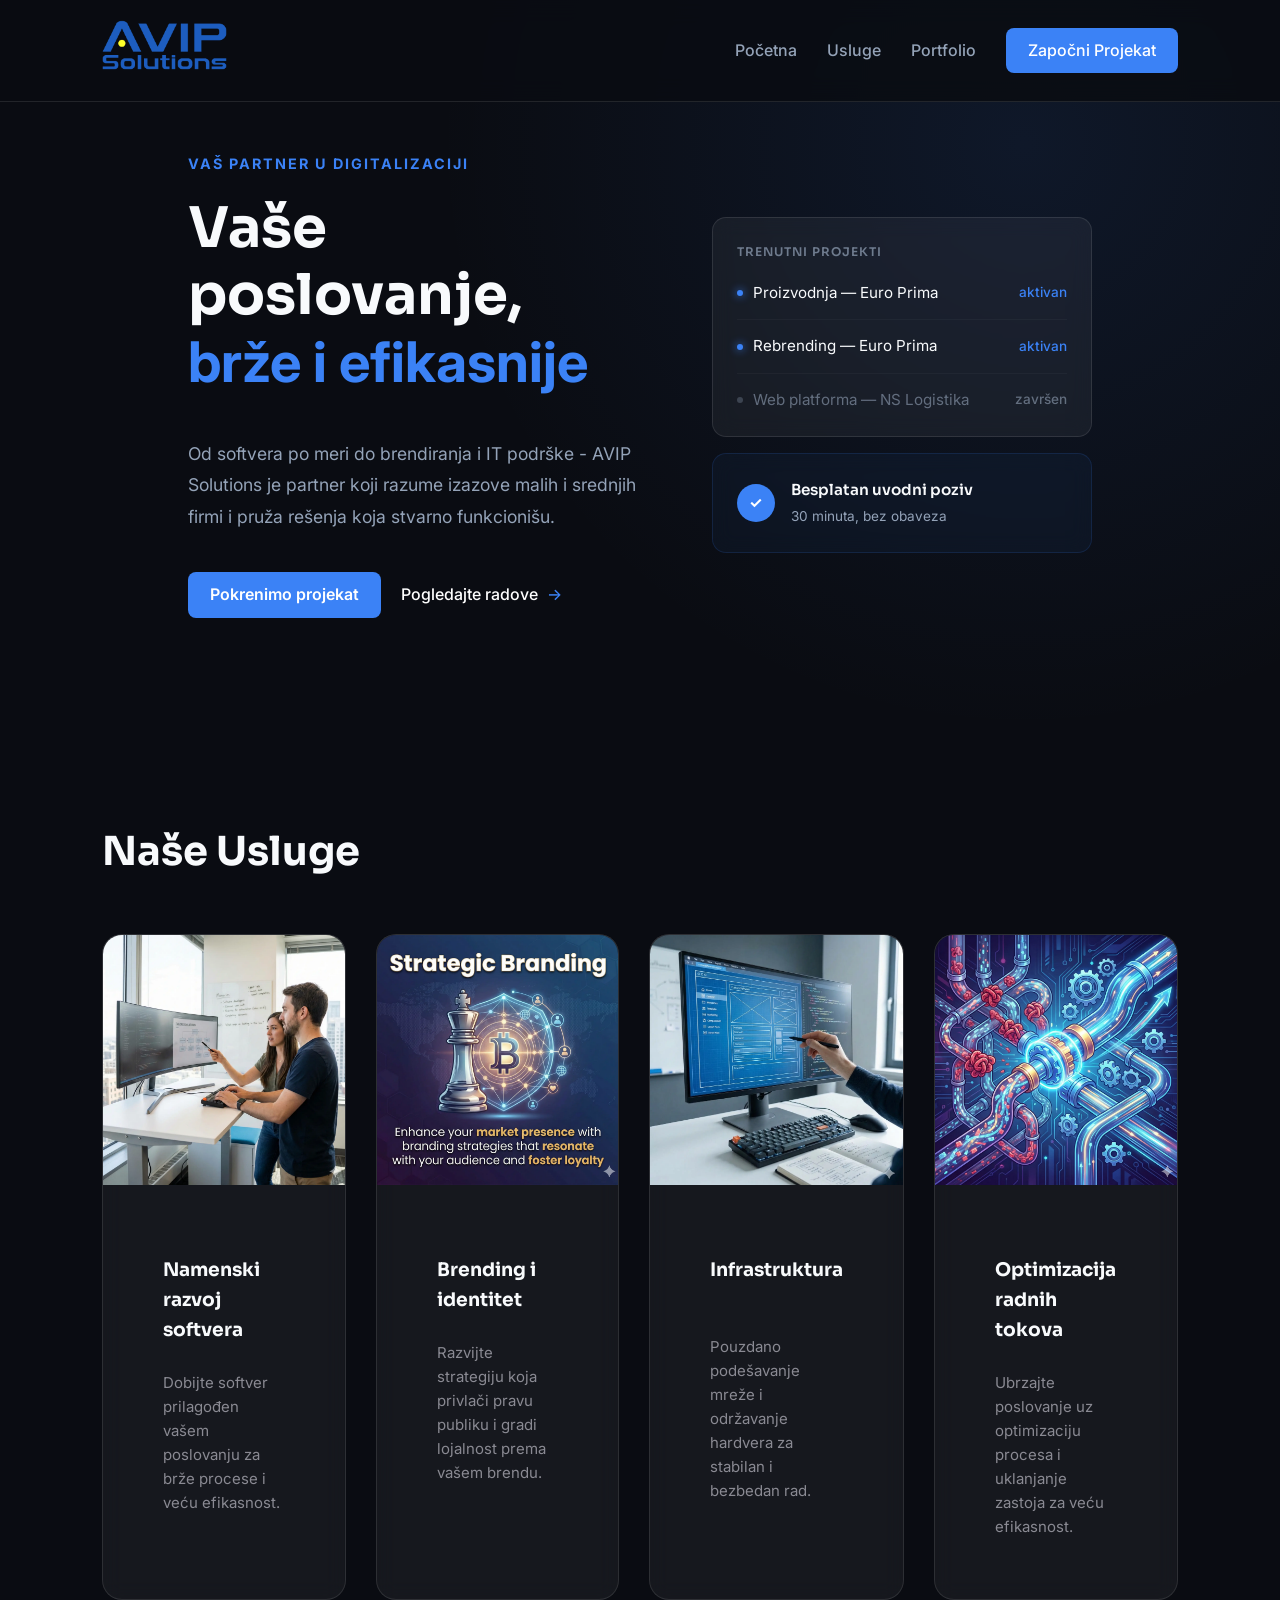
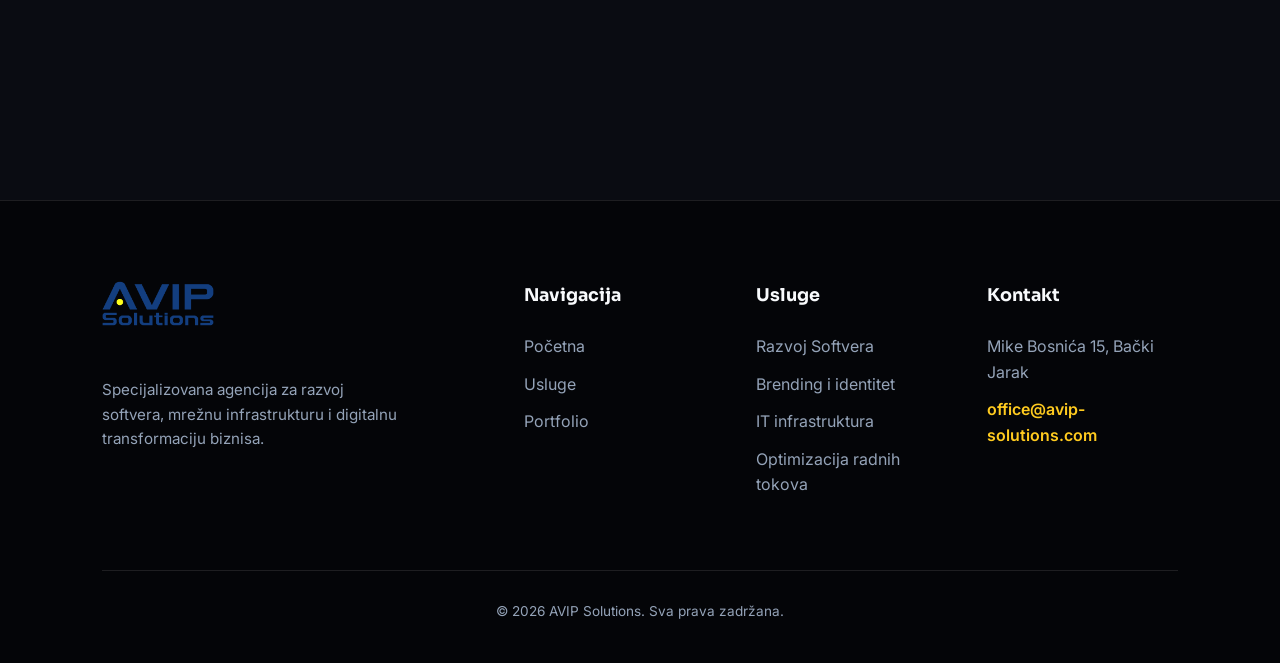
<file: index.html>
<!DOCTYPE html>
<html lang="sr">
<head>
  <meta charset="UTF-8">
  <meta name="viewport" content="width=device-width, initial-scale=1.0">
  <title>Početna | AVIP Solutions</title>
  <link rel="stylesheet" href="css/style.css?v=1.1">
</head>
<body>

<div id="nav-placeholder"></div>

<header class="hero-sekcija">
  <div class="kontejner"> <div class="hero-sadrzaj">
    <span class="nadnaslov">VAŠ PARTNER U DIGITALIZACIJI</span>

    <h1>
      Vaše poslovanje,<br> <span class="plavi-tekst">brže i efikasnije</span>
    </h1>

    <p class="hero-opis">
      Od softvera po meri do brendiranja i IT podrške - AVIP Solutions je partner koji razume izazove malih i srednjih firmi i pruža rešenja koja stvarno funkcionišu.
    </p>

    <div class="hero-akcije">
      <a href="kontakt.html" class="dugme-akcija">Pokrenimo projekat</a>
      <a href="portfolio.html" class="link-sekundarni">Pogledajte radove <span class="strelica">→</span></a>
    </div>
  </div>
    <div class="hero-desno">
      <div class="hero-kartica">
        <h3>TRENUTNI PROJEKTI</h3>
        <ul class="lista-projekata">
          <li>
            <span class="projekat-naziv"><span class="tackica plava-tackica"></span>Proizvodnja &mdash; Euro Prima</span>
            <span class="status aktivan">aktivan</span>
          </li>
          <li>
            <span class="projekat-naziv"><span class="tackica plava-tackica"></span>Rebrending &mdash; Euro Prima</span>
            <span class="status aktivan">aktivan</span>
          </li>
          <li>
            <span class="projekat-naziv tekst-zavrsen"><span class="tackica siva-tackica"></span>Web platforma &mdash; NS Logistika</span>
            <span class="status zavrsen">završen</span>
          </li>
        </ul>
      </div>

      <div class="hero-kartica kartica-poziv">
        <div class="krug-kvacica">&check;</div>
        <div class="poziv-tekst">
          <h4>Besplatan uvodni poziv</h4>
          <p>30 minuta, bez obaveza</p>
        </div>
      </div>
    </div>

  </div> </header>

<section class="sekcija-usluge-pocetna">
  <div class="kontejner">
    <h2 class="usluge-pocetna-naslov">Naše Usluge</h2>

    <div class="usluge-mreza-pocetna">

      <a href="usluge.html" class="portfolio-link">
        <div class="portfolio-kartica">
          <div class="kontejner-slike">
            <img src="img/razvojsoftvera.webp" alt="Namenski razvoj softvera">
          </div>

          <div class="sadrzaj-kartice kartica-usluge">
            <h3>Namenski razvoj softvera</h3>
            <p>Dobijte softver prilagođen vašem poslovanju za brže procese i veću efikasnost.</p>
          </div>

        </div>
      </a>
      <a href="usluge.html" class="portfolio-link">
        <div class="portfolio-kartica">
          <div class="kontejner-slike">
            <img src="img/brending.webp" alt="Brending i identitet">
          </div>
          <div class="sadrzaj-kartice kartica-usluge">
            <h3>Brending i identitet</h3>
            <p>Razvijte strategiju koja privlači pravu publiku i gradi lojalnost prema vašem brendu.</p>
          </div>
        </div>
      </a>

      <a href="usluge.html" class="portfolio-link">
        <div class="portfolio-kartica">
          <div class="kontejner-slike">
            <img src="img/infrastruktura.webp" alt="Infrastruktura">
          </div>
          <div class="sadrzaj-kartice kartica-usluge">
            <h3>Infrastruktura</h3>
            <p>Pouzdano podešavanje mreže i održavanje hardvera za stabilan i bezbedan rad.</p>          </div>
        </div>
      </a>

      <a href="usluge.html" class="portfolio-link">
        <div class="portfolio-kartica">
          <div class="kontejner-slike">
            <img src="img/organizacijart.webp" alt="Optimizacija radnih tokova">
          </div>
          <div class="sadrzaj-kartice kartica-usluge">
            <h3>Optimizacija radnih tokova</h3>
            <p>Ubrzajte poslovanje uz optimizaciju procesa i uklanjanje zastoja za veću efikasnost.</p>
          </div>
        </div>
      </a>
    </div>
  </div>
</section>


<div id="footer-placeholder"></div>

<script src="js/skriptaZaNaviFoot.js?v=1.1"></script>
</body>
</html>
</file>
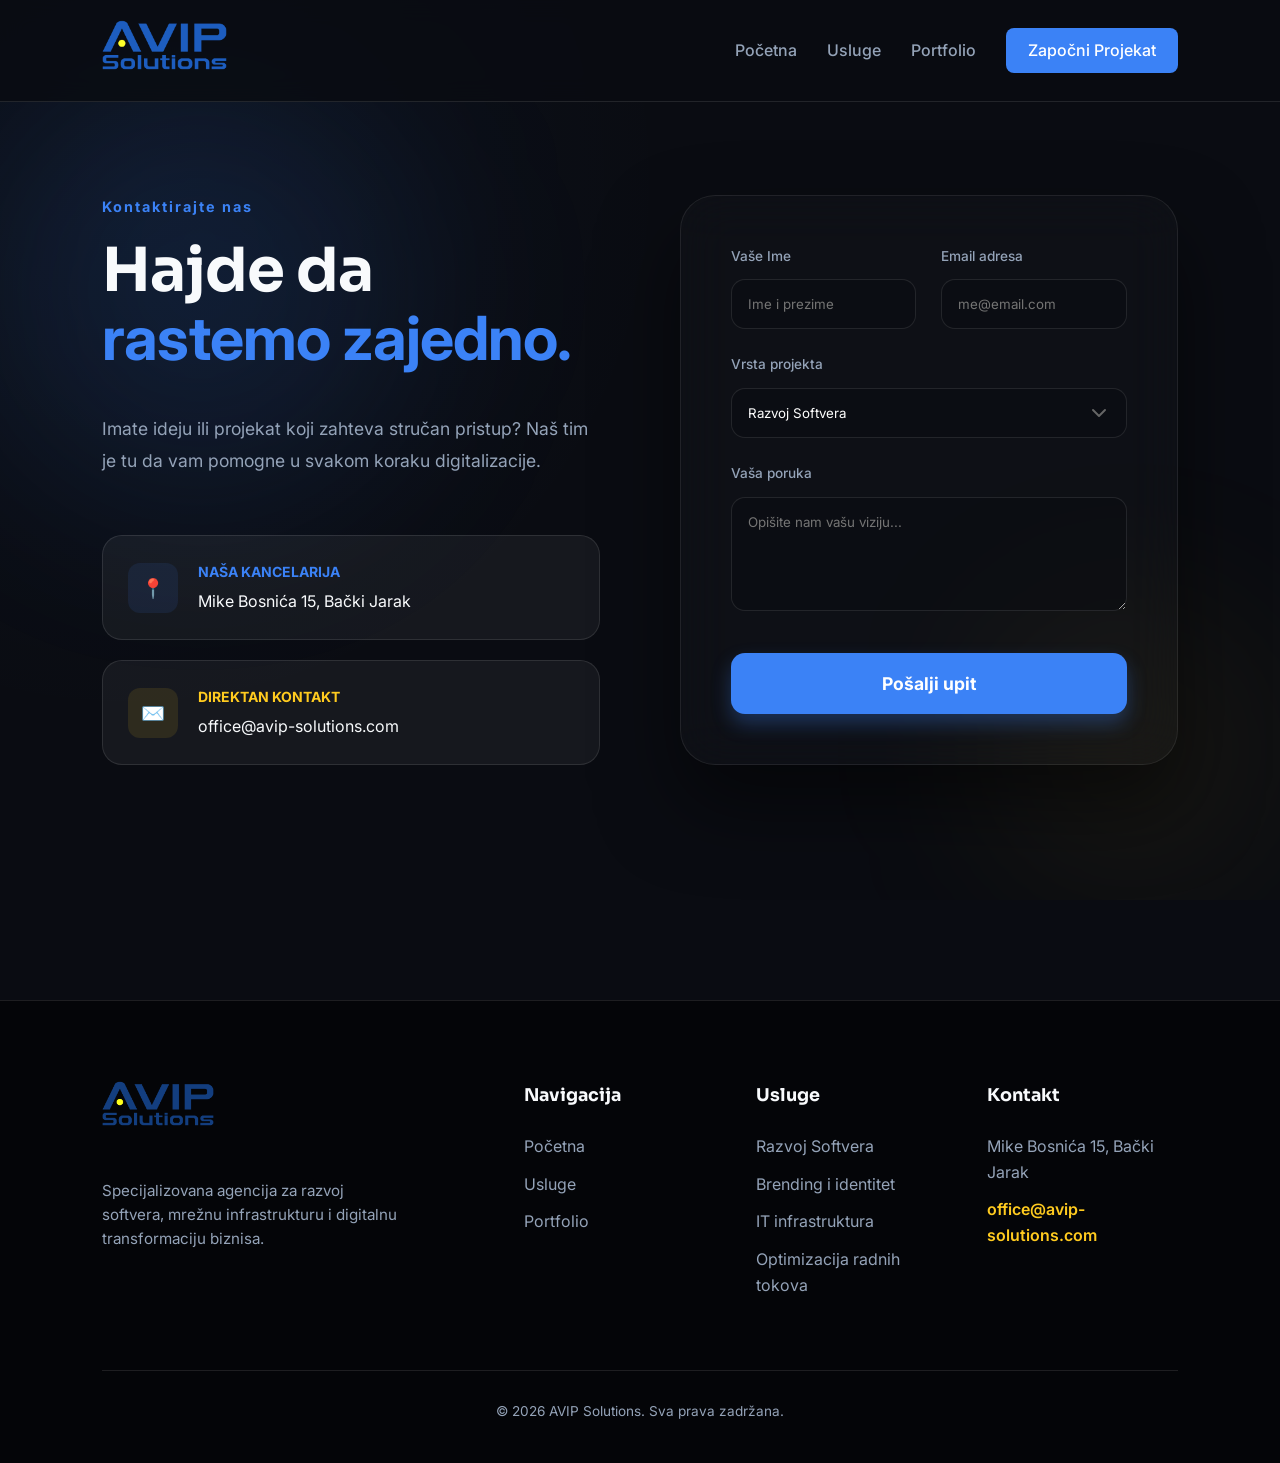
<file: kontakt.html>
<!DOCTYPE html>
<html lang="sr">
<head>
  <meta charset="UTF-8">
  <meta name="viewport" content="width=device-width, initial-scale=1.0">
  <title>Kontakt | AVIP Solutions</title>
  <link rel="stylesheet" href="css/style.css?v=1.1">
</head>
<body class="kontakt-stranica">

<div id="nav-placeholder"></div>

<section class="kontakt-heroj">
  <div class="glow-top-left"></div>
  <div class="glow-bottom-right"></div>

  <div class="kontakt-mreza">

    <div class="kontakt-tekst">
      <div style="flex: 0 0 auto;">
        <span class="nadnaslov">Kontaktirajte nas</span>
        <h1>Hajde da <br><span class="plavi-tekst">rastemo zajedno.</span></h1>
        <p class="hero-opis">
          Imate ideju ili projekat koji zahteva stručan pristup?
          Naš tim je tu da vam pomogne u svakom koraku digitalizacije.
        </p>
      </div>

      <div style="flex: 1 1 auto;"></div>

      <div class="kontakt-kartice-grupa">
        <div class="kontakt-kartica plava-kartica">
          <div class="ikona-okvir">📍</div>
          <div>
           <h3>NAŠA KANCELARIJA</h3>
            <p class="tekst-podatak">Mike Bosnića 15, Bački Jarak</p>
          </div>
        </div>

        <div class="kontakt-kartica zuta-kartica">
          <div class="ikona-okvir">✉️</div>
          <div>
            <h3>DIREKTAN KONTAKT</h3>
            <p class="tekst-podatak">office@avip-solutions.com</p>
          </div>
        </div>
      </div>
    </div>

    <div class="kontakt-forma">
      <form action="https://formspree.io/f/IDkojibude" method="POST">

        <div class="forma-red">
          <div class="polje">
            <label>Vaše Ime</label>
            <input type="text" name="ime" placeholder="Ime i prezime" required minlength="2">
          </div>
          <div class="polje">
            <label>Email adresa</label>
            <input type="email" name="email" placeholder="me@email.com" required>
          </div>
        </div>

        <div class="polje" style="margin-bottom: 25px;">
          <label>Vrsta projekta</label>
          <select name="kategorija" class="selekt-projekta">
            <option value="Razvoj Softvera">Razvoj Softvera</option>
            <option value="Web Dizajn & SEO">Web Dizajn & SEO</option>
            <option value="Brending & Marketing">Brending & Marketing</option>
            <option value="Konsultacije">Konsultacije</option>
            <option value="Ostalo">Ostalo</option>
          </select>
        </div>

        <div class="polje" style="margin-bottom: 35px;">
          <label>Vaša poruka</label>
          <textarea name="poruka" placeholder="Opišite nam vašu viziju..." rows="5" required minlength="10"></textarea>
        </div>

        <input type="text" name="_gotcha" style="display:none">

        <button type="submit" class="forma-dugme">Pošalji upit</button>
      </form>
    </div>

  </div>
</section>

<div id="footer-placeholder"></div>

<script src="js/skriptaZaNaviFoot.js?v=1.1"></script>

</body>
</html>
</file>
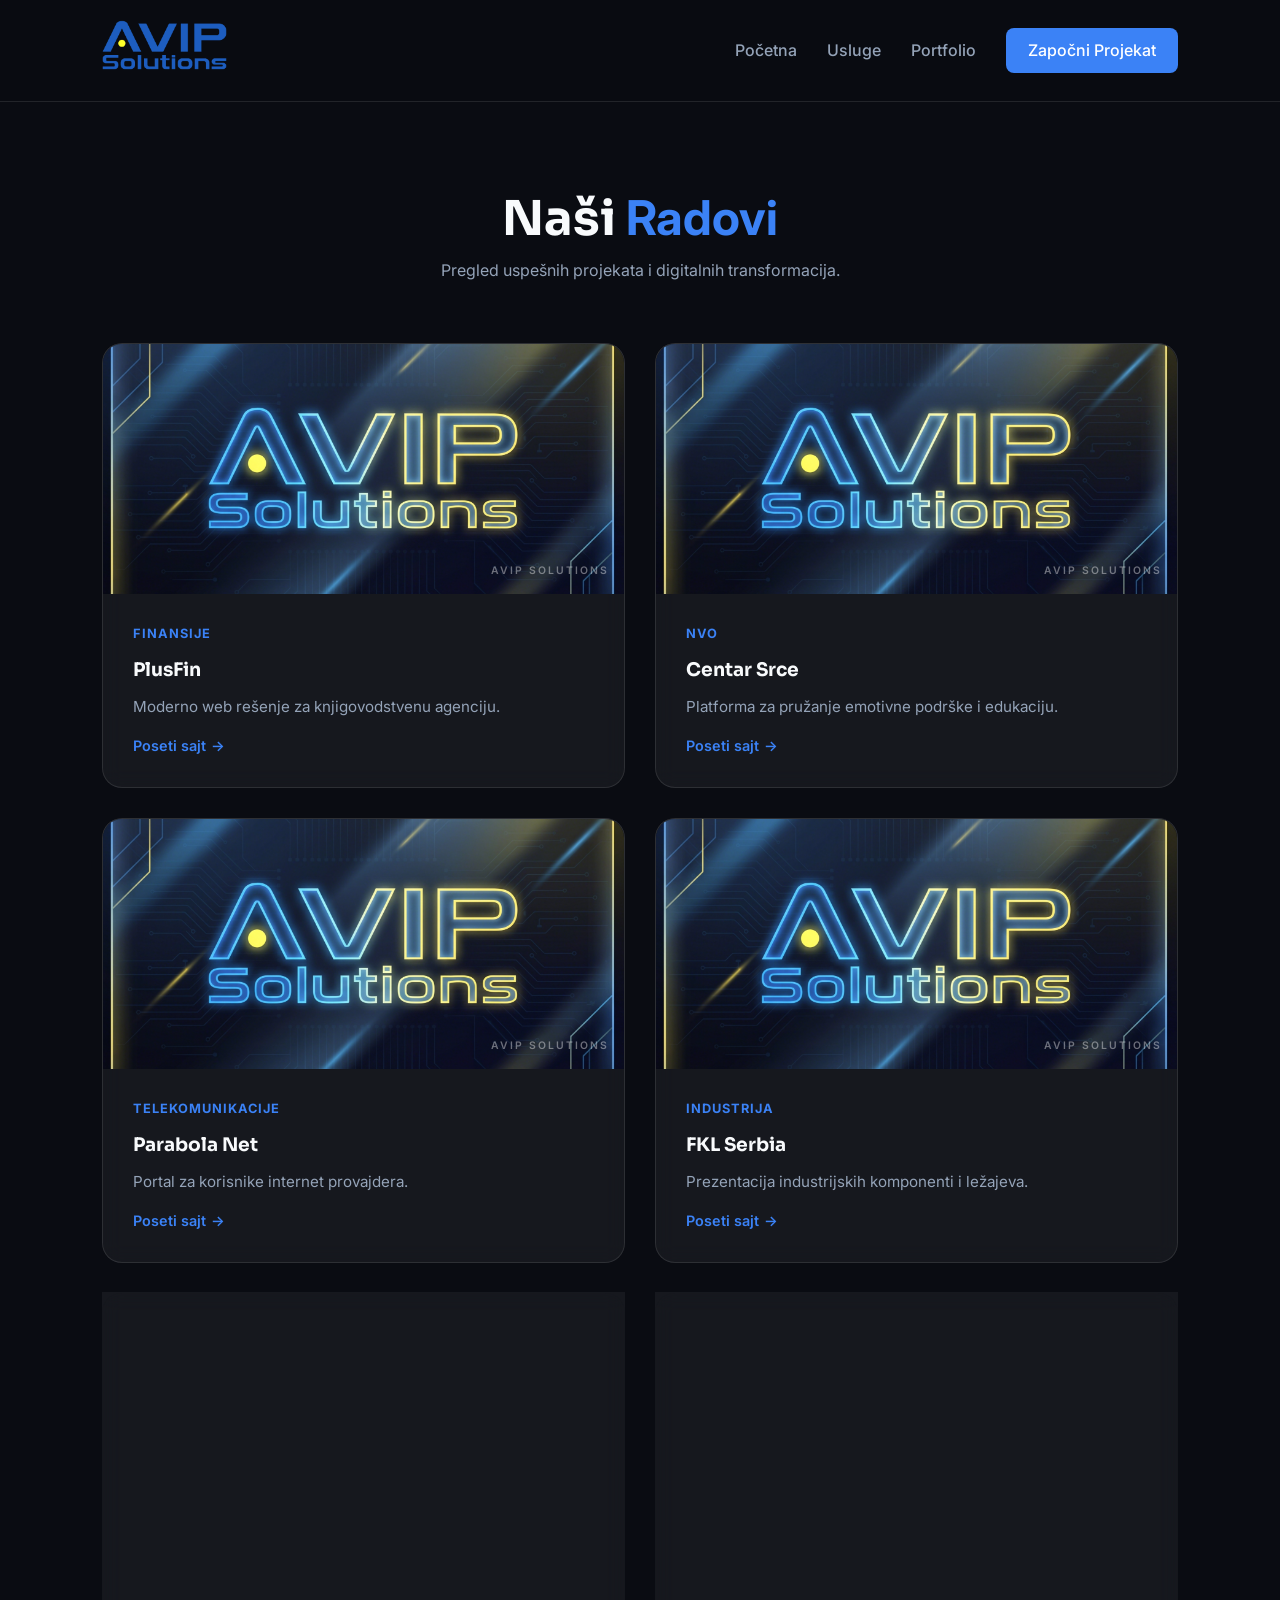
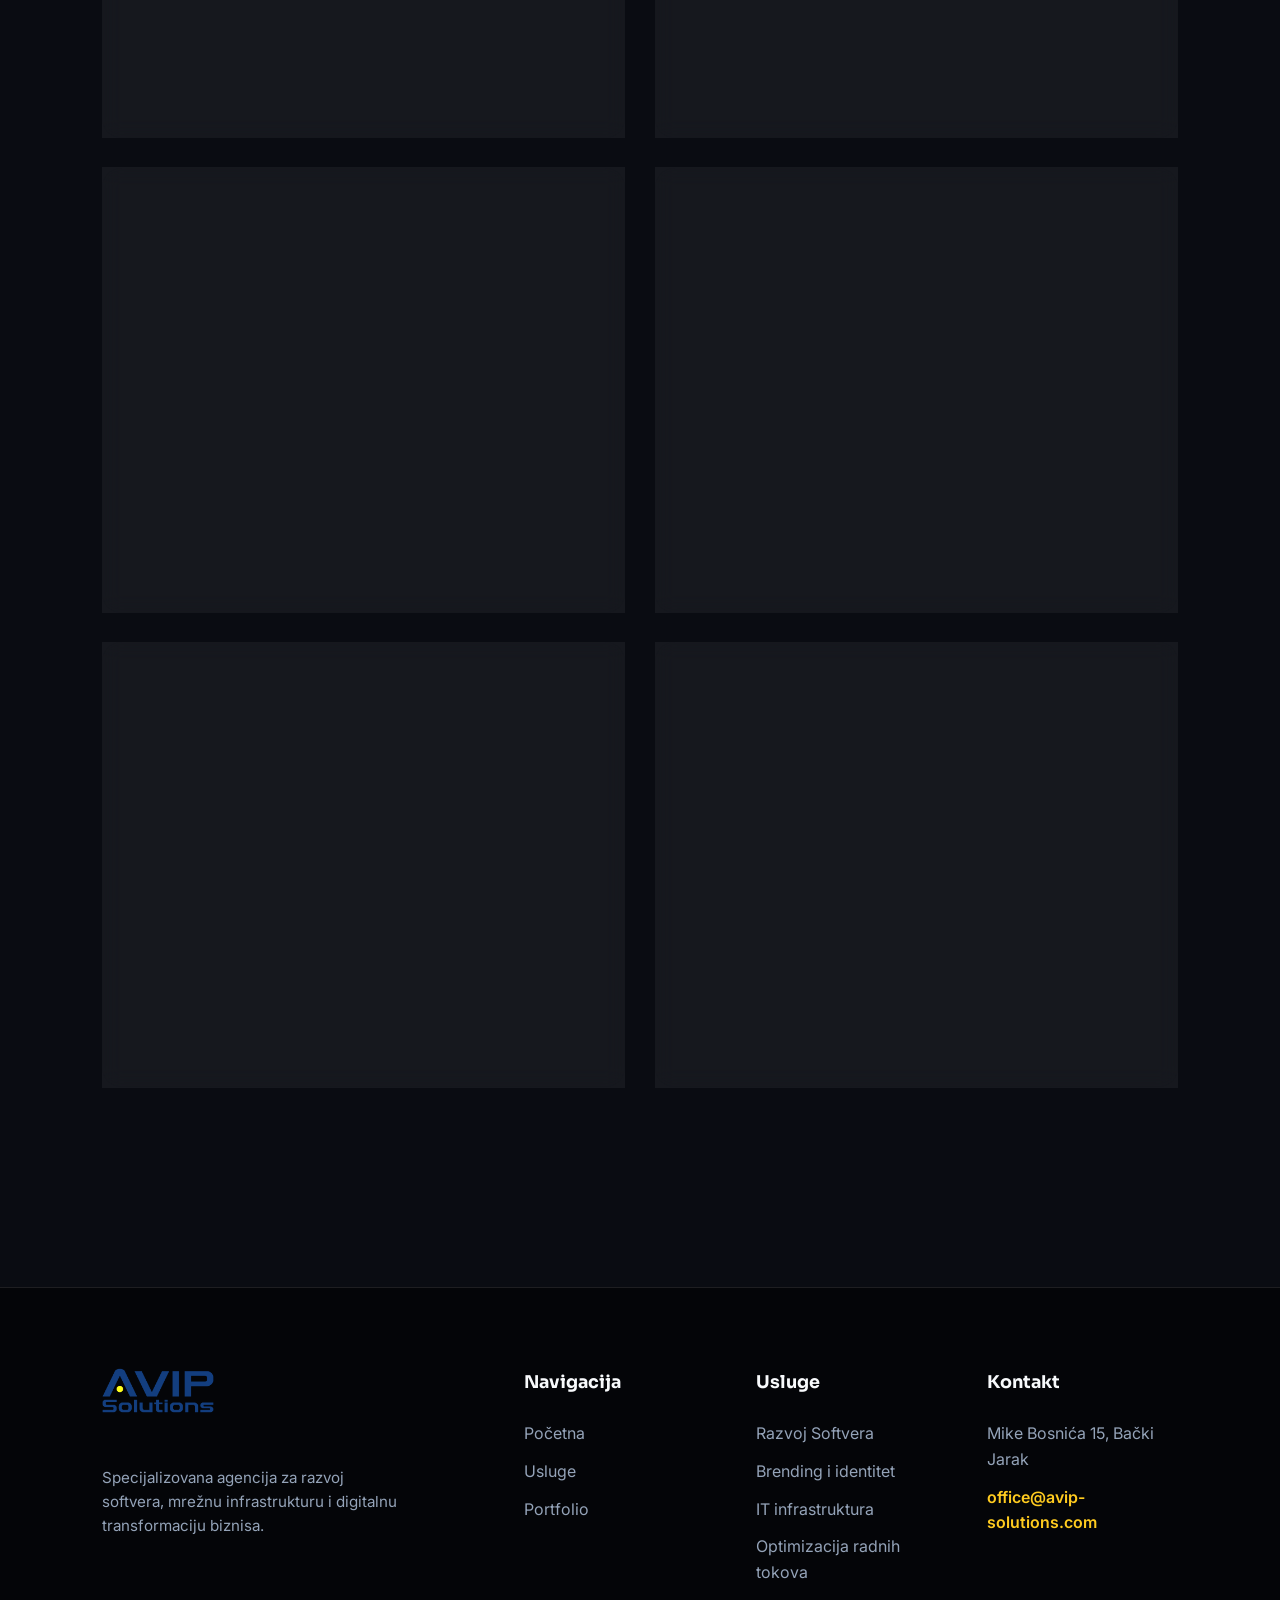
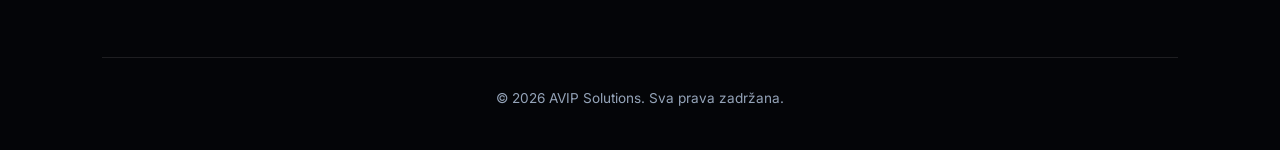
<file: portfolio.html>
<!DOCTYPE html>
<html lang="sr">
<head>
  <meta charset="UTF-8">
  <meta name="viewport" content="width=device-width, initial-scale=1.0">
  <title>Portfolio | AVIP Solutions </title>
  <link rel="stylesheet" href="css/style.css?v=1.1"> <!-- kada u buducnosti bude izmena samo promeniti veziju sa 1.1. na novo -->
</head>
<body>

<div id="nav-placeholder"></div>

<section style="padding: 180px 8% 100px;">
  <div style="text-align: center; margin-bottom: 60px;">
    <h1 style="font-family: 'Sora',serif; font-size: 3rem;">Naši <span style="color: var(--akcenat-plava);">Radovi</span></h1>
    <p style="color: var(--tekst-izbledeli);">Pregled uspešnih projekata i digitalnih transformacija.</p>
  </div>

  <div id="mreza-portfolia" style="display: grid; grid-template-columns: repeat(auto-fit, minmax(350px, 1fr)); gap: 30px;">
  </div>
</section>

<div id="footer-placeholder"></div>



<script>

  const stavkePortfolia = [
    { ime: "PlusFin", kategorija: "Finansije", inicijali: "PF", detalji: "Moderno web rešenje za knjigovodstvenu agenciju.", veza: "https://plusfin.co/" },
    { ime: "Centar Srce", kategorija: "NVO", inicijali: "CS", detalji: "Platforma za pružanje emotivne podrške i edukaciju.", veza: "https://centarsrce.org/" },
    { ime: "Parabola Net", kategorija: "Telekomunikacije", inicijali: "PN", detalji: "Portal za korisnike internet provajdera.", veza: "https://www.parabolanet.com/" },
    { ime: "FKL Serbia", kategorija: "Industrija", inicijali: "FKL", detalji: "Prezentacija industrijskih komponenti i ležajeva.", veza: "https://www.fkl-serbia.com/" },
    { ime: "MK Tomas", kategorija: "Transport", inicijali: "MKT", detalji: "Sistem za rezervaciju i prezentaciju transportnih usluga.", veza: "https://mktomas.com/" },
    { ime: "Kamper RS", kategorija: "Turizam", inicijali: "KRS", detalji: "Sajt za iznajmljivanje i prodaju kamper vozila.", veza: "https://kamper.rs/" },
    { ime: "Etno Kamp", kategorija: "Turizam", inicijali: "EK", detalji: "Web prezentacija kamp naselja i prirode.", veza: "https://etnokamp.rs/" },
    { ime: "Andrić", kategorija: "Inženjering", inicijali: "A", detalji: "Korporativni sajt za građevinsku firmu.", veza: "https://andric.rs/" },
    { ime: "Il Mondo Design", kategorija: "Dizajn", inicijali: "IMD", detalji: "Portfolio sajt za studio za dizajn enterijera.", veza: "https://ilmondodesign.com/" },
    { ime: "FKL Temerin App", kategorija: "Softver", inicijali: "APP", detalji: "Namenska aplikacija za internu optimizaciju procesa.", veza: "https://www.fkl-serbia.com/" }
  ];

  const mreza = document.getElementById('mreza-portfolia');


  stavkePortfolia.forEach(projekat => {
    const kartica = document.createElement('div');
    kartica.innerHTML = `
      <a href="${projekat.veza}" target="_blank" class="portfolio-link">
        <div class="portfolio-kartica">

          <div class="kontejner-slike" style="position: relative; overflow: hidden; background: linear-gradient(135deg, #1a202c 0%, #11151d 100%); display: flex; align-items: center; justify-content: center;">

            <img src="img/slikazakartice.png" alt="${projekat.ime}"
                 style="width: 100%; height: 100%; object-fit: cover; display: block; position: absolute; top: 0; left: 0;"
                 onerror="this.style.display='none'; this.nextElementSibling.style.display='flex';">

            <div style="display: none; flex-direction: column; align-items: center; justify-content: center; width: 100%; height: 100%;">
                <div style="font-family: 'Sora', sans-serif; font-size: 3.5rem; font-weight: 800; color: #3b82f6; opacity: 0.2;">
                    ${projekat.inicijali}
                </div>
            </div>

            <div style="position: absolute; bottom: 15px; right: 15px; font-size: 0.65rem; color: rgba(255,255,255,0.4); letter-spacing: 2px; font-weight: 600; pointer-events: none; z-index: 5;">
              AVIP SOLUTIONS
            </div>
          </div>

          <div class="sadrzaj-kartice">
            <span class="kategorija">${projekat.kategorija}</span>
            <h3 style="margin: 10px 0; color: var(--tekst-glavni);">${projekat.ime}</h3>
            <p style="margin-bottom: 15px;">${projekat.detalji}</p>
            <div style="margin-top: auto; color: var(--akcenat-plava); font-weight: 600; font-size: 0.9rem; display: flex; align-items: center;">
              Poseti sajt <span class="strelica" style="margin-left: 5px;">→</span>
            </div>
          </div>
        </div>
      </a>
    `;
    mreza.appendChild(kartica);
  });
</script>
<script src="js/skriptaZaNaviFoot.js?v=1.1"></script>
</body>
</html>
</file>
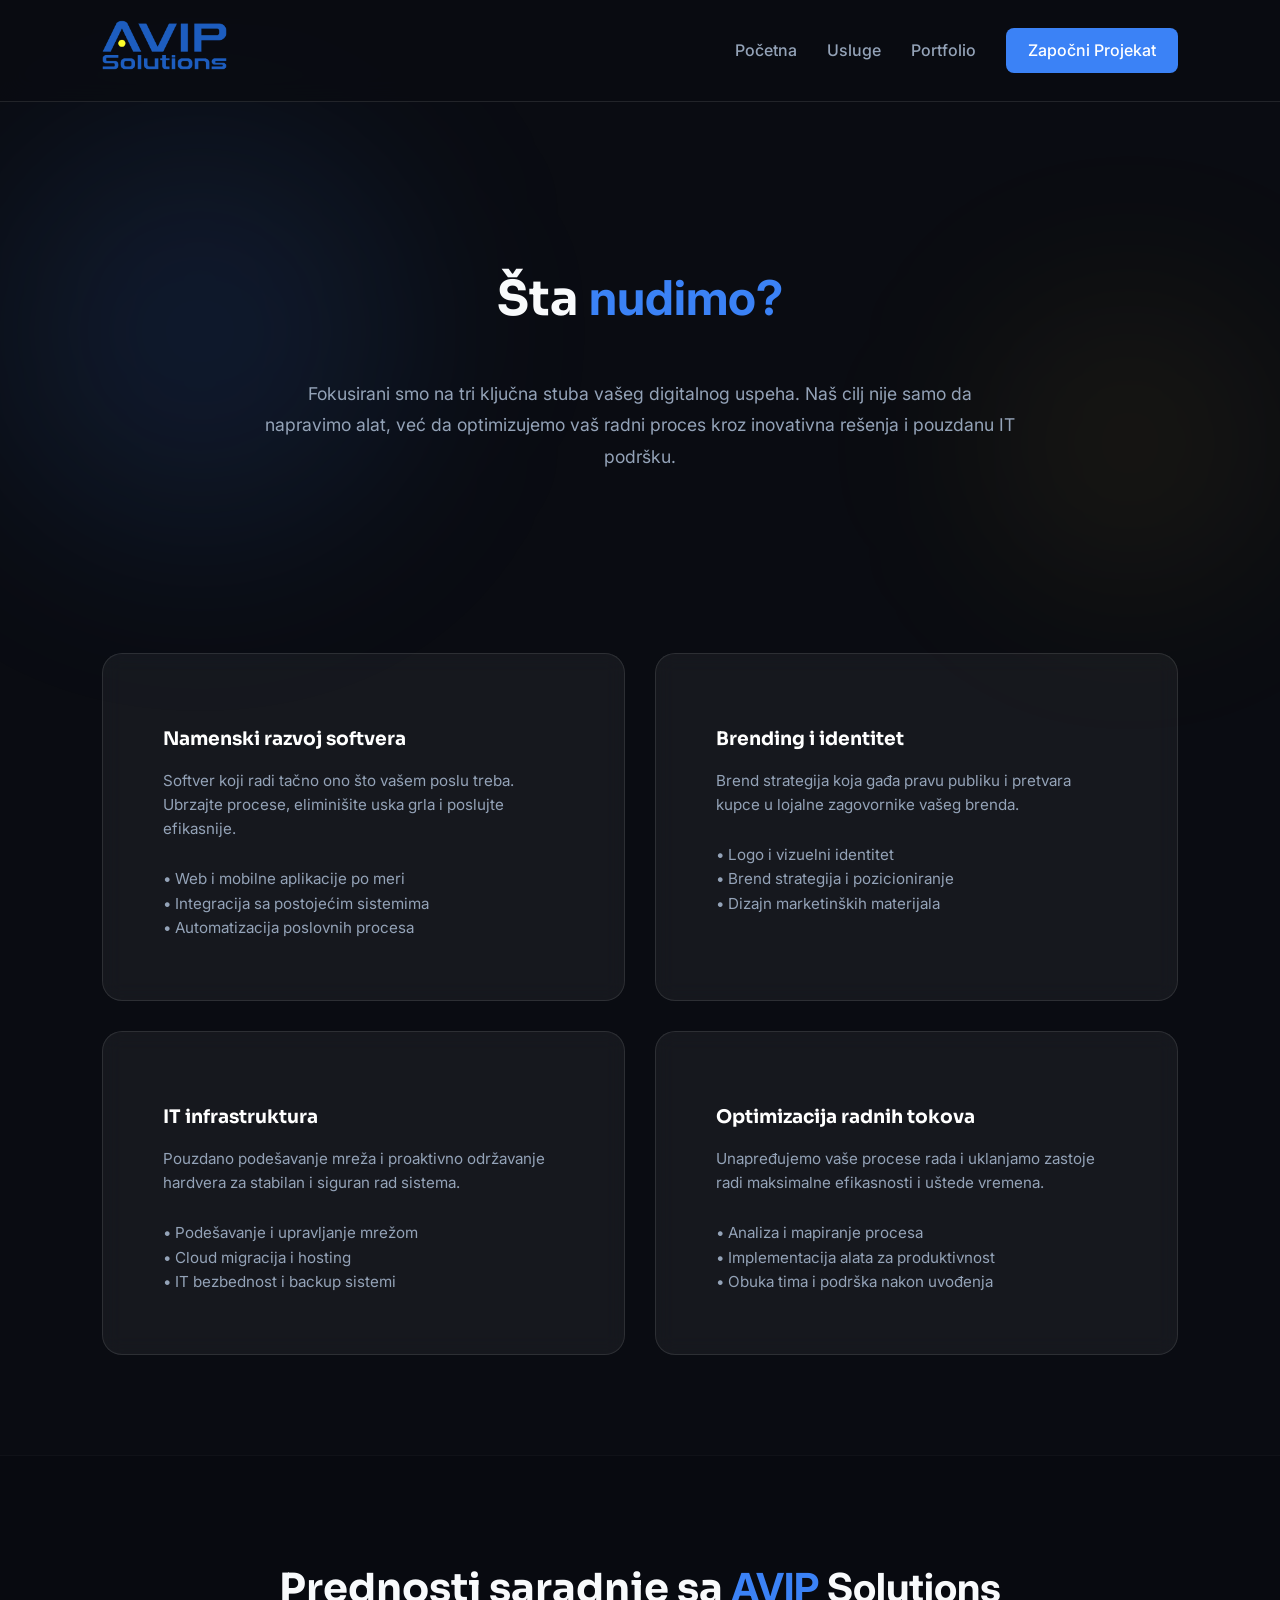
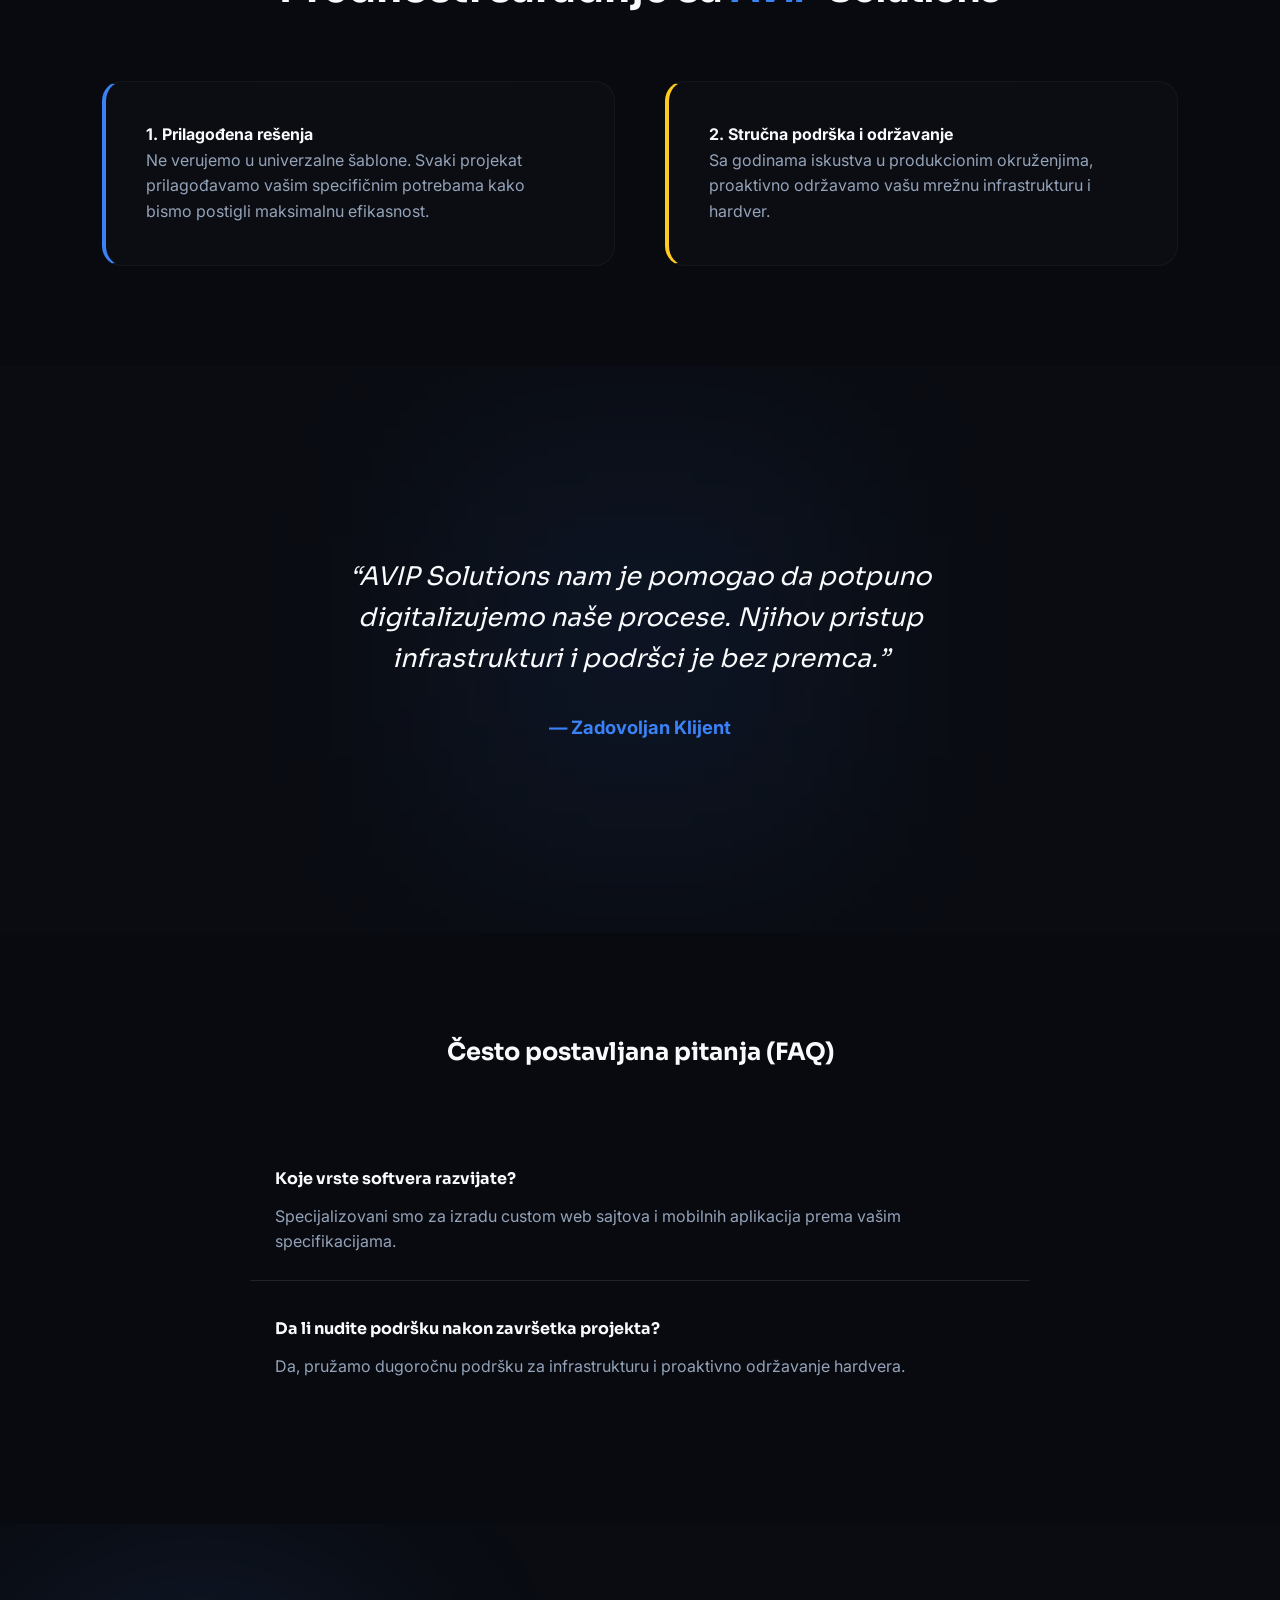
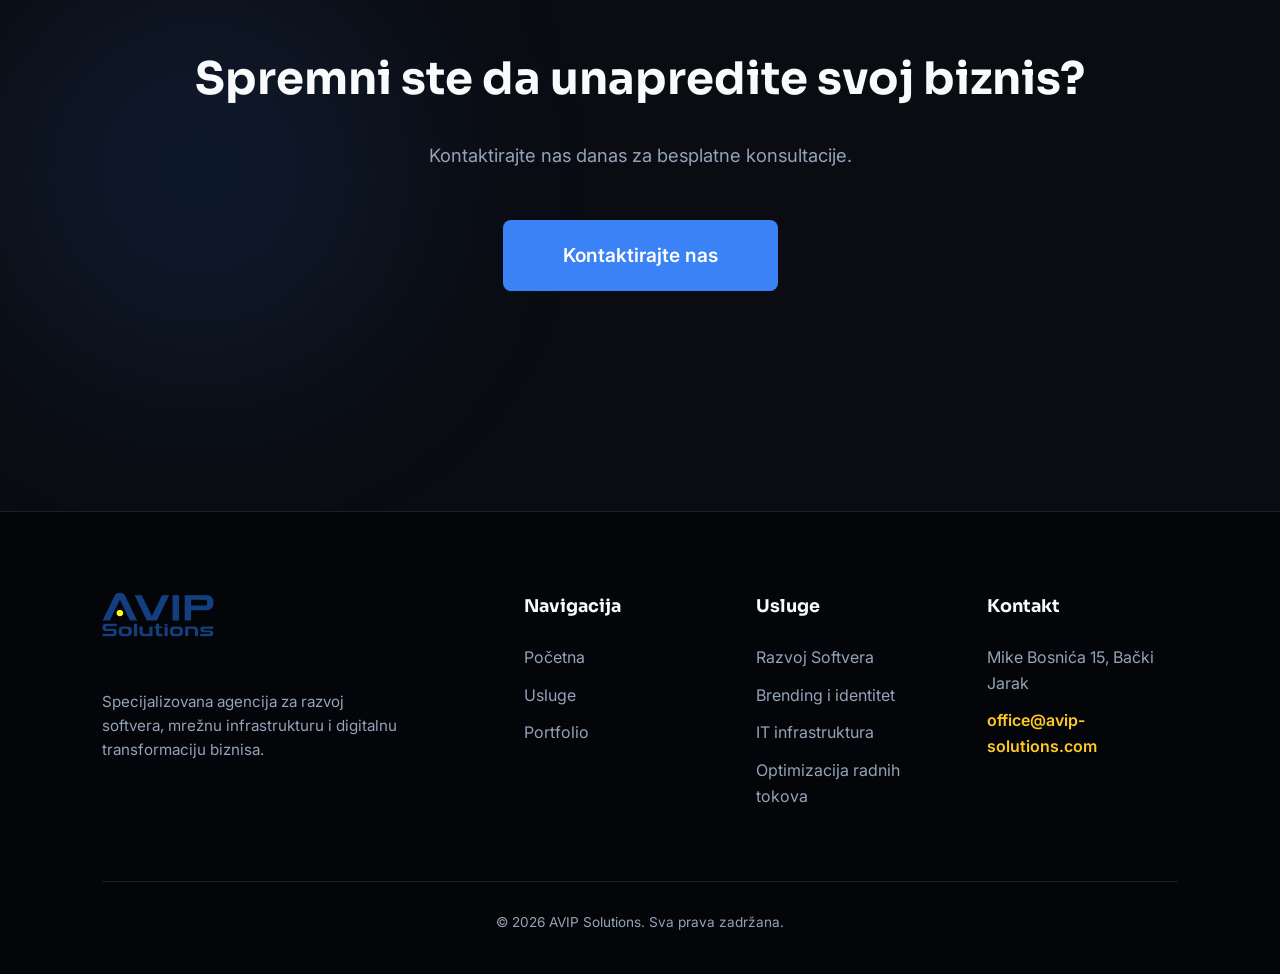
<file: usluge.html>
<!DOCTYPE html>
<html lang="sr">
<head>
  <meta charset="UTF-8">
  <meta name="viewport" content="width=device-width, initial-scale=1.0">
  <title>Usluge | AVIP Solutions</title>
  <link rel="stylesheet" href="css/style.css?v=1.1">
  <link href="https://fonts.googleapis.com/css2?family=Sora:wght@400;600;700;800&display=swap" rel="stylesheet">
</head>
<body>

<div style="position: fixed; top: 0; left: 0; width: 100%; z-index: 999999;">
  <div id="nav-placeholder"></div>
</div>

<div style="padding-top: 80px; width: 100%; max-width: 100vw; overflow-x: hidden; position: relative; z-index: 1;">

  <header class="usluge-header" style="position: relative; z-index: 2;">
    <div class="glow-top-left" style="z-index: -1; pointer-events: none;"></div>
    <div class="glow-bottom-right" style="z-index: -1; pointer-events: none;"></div>
    <div class="header-centar">
      <h1>Šta <span class="plavi-tekst">nudimo?</span></h1>
      <p class="hero-opis">
        Fokusirani smo na tri ključna stuba vašeg digitalnog uspeha. Naš cilj nije samo da napravimo alat, već da optimizujemo vaš radni proces kroz inovativna rešenja i pouzdanu IT podršku.
      </p>
    </div>
  </header>

  <section class="sekcija-kartice">
    <div class="usluge-mreza">

      <div class="portfolio-kartica sadrzaj-kartice">
        <h3>Namenski razvoj softvera</h3>
        <p>Softver koji radi tačno ono što vašem poslu treba. Ubrzajte procese, eliminišite uska grla i poslujte efikasnije.</p>
        <br>
        <p>• Web i mobilne aplikacije po meri<br>
          • Integracija sa postojećim sistemima<br>
          • Automatizacija poslovnih procesa</p>
      </div>

      <div class="portfolio-kartica sadrzaj-kartice">
        <h3>Brending i identitet</h3>
        <p>Brend strategija koja gađa pravu publiku i pretvara kupce u lojalne zagovornike vašeg brenda.</p>
        <br>
        <p>• Logo i vizuelni identitet<br>
          • Brend strategija i pozicioniranje<br>
          • Dizajn marketinških materijala</p>
      </div>

      <div class="portfolio-kartica sadrzaj-kartice">
        <h3>IT infrastruktura</h3>
        <p>Pouzdano podešavanje mreža i proaktivno održavanje hardvera za stabilan i siguran rad sistema.</p>
        <br>
        <p>• Podešavanje i upravljanje mrežom<br>
          • Cloud migracija i hosting<br>
          • IT bezbednost i backup sistemi</p>
      </div>

      <div class="portfolio-kartica sadrzaj-kartice">
        <h3>Optimizacija radnih tokova</h3>
        <p>Unapređujemo vaše procese rada i uklanjamo zastoje radi maksimalne efikasnosti i uštede vremena.</p>
        <br>
        <p>• Analiza i mapiranje procesa<br>
          • Implementacija alata za produktivnost<br>
          • Obuka tima i podrška nakon uvođenja</p>
      </div>

    </div>
  </section>

  <section class="sekcija-prednosti">
    <h2 class="prednosti-naslov">
      Prednosti saradnje sa <span class="plavi-tekst">AVIP</span> <span class="zuti-tekst">Solutions</span>
    </h2>

    <div class="prednosti-mreza">
      <div class="panel-prednost plavi-hover">
        <h4>1. Prilagođena rešenja</h4>
        <p>Ne verujemo u univerzalne šablone. Svaki projekat prilagođavamo vašim specifičnim potrebama kako bismo postigli maksimalnu efikasnost.</p>
      </div>

      <div class="panel-prednost zuti-hover">
        <h4>2. Stručna podrška i održavanje</h4>
        <p>Sa godinama iskustva u produkcionim okruženjima, proaktivno održavamo vašu mrežnu infrastrukturu i hardver.</p>
      </div>
    </div>
  </section>

  <section class="sekcija-citat">
    <div class="glow-centar-fiksiran" style="z-index: -1; pointer-events: none;"></div>
    <div class="staklo-kontejner citat-box">
      <p class="citat-glavni">
        “AVIP Solutions nam je pomogao da potpuno digitalizujemo naše procese. Njihov pristup infrastrukturi i podršci je bez premca.”
      </p>
      <h5 class="potpis-klijenta">— Zadovoljan Klijent</h5>
    </div>
  </section>

  <section class="sekcija-faq">
    <h2 class="faq-naslov">Često postavljana pitanja (FAQ)</h2>
    <div class="staklo-kontejner faq-box">
      <div class="faq-stavka">
        <h4>Koje vrste softvera razvijate?</h4>
        <p>Specijalizovani smo za izradu custom web sajtova i mobilnih aplikacija prema vašim specifikacijama.</p>
      </div>
      <div class="faq-stavka bez-borda">
        <h4>Da li nudite podršku nakon završetka projekta?</h4>
        <p>Da, pružamo dugoročnu podršku za infrastrukturu i proaktivno održavanje hardvera.</p>
      </div>
    </div>
  </section>

  <section class="sekcija-cta">
    <div class="glow-top-left" style="z-index: -1; pointer-events: none;"></div>
    <div class="cta-sadrzaj">
      <h2 class="cta-naslov">Spremni ste da unapredite svoj biznis?</h2>
      <p class="cta-opis">Kontaktirajte nas danas za besplatne konsultacije.</p>
      <a href="kontakt.html" class="dugme-akcija cta-dugme">Kontaktirajte nas</a>
    </div>
  </section>

  <div id="footer-placeholder"></div>

</div> <script src="js/skriptaZaNaviFoot.js?v=1.1"></script>

</body>
</html>
</file>
<file: css/style.css>
@import url('https://fonts.googleapis.com/css2?family=Inter:wght@300;400;600&family=Sora:wght@400;600;700;800&display=swap');

:root {
  --pozadina-tamna: #0a0c12;
  --pozadina-kartice: rgba(255, 255, 255, 0.05);
  --akcenat-plava: #3b82f6;
  --tekst-glavni: #f8fafc;
  --tekst-izbledeli: #94a3b8;
  --staklo-ivica: rgba(255, 255, 255, 0.1);
  --tranzicija: all 0.3s ease;
  --logo-plava: #1b3a6a;
  --akcenat-zuta: #ffcb1f;
}

/* resetovanje */
* {
  margin: 0;
  padding: 0;
  box-sizing: border-box;
  font-family: 'Inter', sans-serif;
}

body {
  background-color: var(--pozadina-tamna);
  color: var(--tekst-glavni);
  line-height: 1.6;
  overflow-x: hidden;
}

/* navbar */
.navigacija {
  display: flex;
  justify-content: space-between;
  align-items: center;
  padding: 20px 8%;
  position: fixed;
  top: 0;
  width: 100%;
  z-index: 1000;
  background: rgba(10, 12, 18, 0.85);
  backdrop-filter: blur(12px);
  border-bottom: 1px solid var(--staklo-ivica);
}

.logo {
  font-family: 'Sora', sans-serif;
  font-size: 1.5rem;
  font-weight: 800;
  text-decoration: none;
  color: var(--logo-plava);
  filter: brightness(1.5);
}

.logo span {
  color: var(--akcenat-zuta);
}

.kontejner {
  width: 100%;
  padding: 0 8%;
  margin: 0 auto;
  max-width: 1440px;
}

.nav-linkovi {
  display: flex;
  list-style: none;
  gap: 30px;
  align-items: center;
}

.nav-linkovi a {
  text-decoration: none;
  color: var(--tekst-izbledeli);
  transition: var(--tranzicija);
  font-weight: 500;
}

.nav-linkovi a:hover, .nav-linkovi a.aktivno {
  color: var(--tekst-glavni);
}

.dugme-akcija {
  background: var(--akcenat-plava);
  color: white !important;
  padding: 10px 22px;
  border-radius: 8px;
  font-weight: 600;
  text-decoration: none;
  transition: var(--tranzicija);
  display: inline-block;
}

.dugme-akcija:hover {
  filter: brightness(1.1);
  transform: translateY(-2px);
  box-shadow: 0 4px 15px rgba(59, 130, 246, 0.4);
}

/* kartice : portfolio i opšte */
.portfolio-link {
  text-decoration: none;
  color: inherit;
  display: block;
}

.portfolio-kartica {
  background: var(--pozadina-kartice);
  border-radius: 20px;
  overflow: hidden;
  border: 1px solid var(--staklo-ivica);
  transition: var(--tranzicija);
  height: 100%;
  backdrop-filter: blur(10px);
}

.kontejner-slike {
  height: 250px;
  background: #161b22;
  overflow: hidden;
  display: flex;
  align-items: center;
  justify-content: center;
}

.kontejner-slike img {
  width: 100%;
  height: 100%;
  object-fit: cover;
  transition: transform 0.5s ease;
}

.sadrzaj-kartice {
  padding: 60px;
}

/* specijalne klse da mi se ne kvari sve ako menjam jednu */
.sadrzaj-kartice.kartica-usluge p {
  display: flex;
  flex-direction: column;
  flex-grow: 1;
  color: #8a8a93;
  font-size: 15px;
  line-height: 1.6;
  margin: 0;
}

.sadrzaj-kartice.kartica-usluge h3 {
  min-height: 54px;
  display: flex;
  align-items: flex-start;
  margin-bottom: 16px;
}

.sadrzaj-kartice.kartica-portfolio {
  padding: 40px;
}

.kategorija {
  color: var(--akcenat-plava);
  font-size: 0.8rem;
  font-weight: 700;
  text-transform: uppercase;
  letter-spacing: 1px;
}

.sadrzaj-kartice h3 {
  margin: 10px 0;
  font-family: 'Sora', sans-serif;
}

.sadrzaj-kartice p {
  color: var(--tekst-izbledeli);
  font-size: 0.95rem;
}

/* efekat za kartice */
.portfolio-kartica:hover {
  transform: translateY(-10px);
  border-color: var(--akcenat-plava);
  box-shadow: 0 20px 40px rgba(0, 0, 0, 0.4);
  background: rgba(255, 255, 255, 0.08);
}

/* portfloio, rastezanje i fiksiranje linka */
#mreza-portfolia .portfolio-link {
  display: flex;
  height: 100%;
  text-decoration: none;
}

#mreza-portfolia .portfolio-kartica {
  display: flex;
  flex-direction: column;
  width: 100%;
  height: 100%;
}

#mreza-portfolia .sadrzaj-kartice {
  display: flex;
  flex-direction: column;
  flex-grow: 1;
  padding: 30px;
}

.portfolio-kartica:hover .kontejner-slike img {
  transform: scale(1.1);
}

/* prednosti i animacija */
.panel-prednost {
  background: rgba(255, 255, 255, 0.015);
  padding: 40px;
  border-radius: 20px;
  border: 1px solid rgba(255, 255, 255, 0.04);
  transition: all 0.4s ease;
}

.plavi-hover { border-left: 4px solid var(--akcenat-plava); }
.plavi-hover:hover {
  border-color: rgba(59, 130, 246, 0.4);
  box-shadow: -8px 0 25px rgba(59, 130, 246, 0.15);
  background: rgba(255, 255, 255, 0.025);
  transform: translateY(-3px);
}

.zuti-hover { border-left: 4px solid var(--akcenat-zuta); }
.zuti-hover:hover {
  border-color: rgba(255, 203, 31, 0.4);
  box-shadow: -8px 0 25px rgba(255, 203, 31, 0.15);
  background: rgba(255, 255, 255, 0.025);
  transform: translateY(-3px);
}

/* sjaj iza */
.glow-top-left {
  position: absolute; top: 10%; left: 0; width: 400px; height: 400px;
  background: rgba(59, 130, 246, 0.12); filter: blur(100px); border-radius: 50%; pointer-events: none; z-index: 0;
}

.glow-bottom-right {
  position: absolute; bottom: 0; right: 0; width: 300px; height: 300px;
  background: rgba(255, 203, 31, 0.06); filter: blur(90px); border-radius: 50%; pointer-events: none; z-index: 0;
}

/* donji futer */
.glavni-footer {
  background: #040508;
  padding: 80px 8% 40px;
  border-top: 1px solid var(--staklo-ivica);
  margin-top: 100px;
}

.footer-mreza {
  display: grid;
  grid-template-columns: 2fr 1fr 1fr 1fr;
  gap: 40px;
}

.footer-kolona h4 {
  color: var(--tekst-glavni);
  font-family: 'Sora', sans-serif;
  margin-bottom: 25px;
  font-size: 1.1rem;
}

.opis-firme {
  color: var(--tekst-izbledeli);
  margin-top: 20px;
  max-width: 300px;
  font-size: 0.95rem;
}

.footer-linkovi { list-style: none; }
.footer-linkovi li { margin-bottom: 12px; }
.footer-linkovi a {
  text-decoration: none;
  color: var(--tekst-izbledeli);
  transition: var(--tranzicija);
}

.footer-linkovi a:hover {
  color: var(--akcenat-plava);
  padding-left: 5px;
}

.autorska-prava {
  margin-top: 60px;
  padding-top: 30px;
  border-top: 1px solid var(--staklo-ivica);
  text-align: center;
  color: var(--tekst-izbledeli);
  font-size: 0.85rem;
}

/* hero i stilovi*/
.hero-sekcija {
  padding: 150px 8% 100px;
  min-height: 80vh;
  display: flex;
  align-items: center;
  justify-content: flex-start;
  background: radial-gradient(circle at 80% 20%, rgba(59, 130, 246, 0.1) 0%, transparent 50%);
}

.hero-sekcija p {
  margin-left: 0;
  margin-right: auto;
  text-align: left;
  max-width: 600px;
}

.nadnaslov {
  color: var(--akcenat-plava);
  font-weight: 700;
  letter-spacing: 2px;
  font-size: 0.9rem;
  display: block;
}

.hero-sekcija h1 {
  font-family: 'Sora', sans-serif;
  font-size: 3.5rem;
  line-height: 1.2;
  margin: 20px 0;
  max-width: 800px;
}

.plavi-tekst {
  color: var(--akcenat-plava);
}

.hero-opis {
  color: var(--tekst-izbledeli);
  font-size: 1.1rem;
  max-width: 750px;
  margin: 40px auto;
  line-height: 1.8;
}

.hero-akcije {
  display: flex;
  gap: 20px;
  align-items: center;
}

.link-sekundarni {
  color: white;
  text-decoration: none;
  font-weight: 500;
  transition: var(--tranzicija);
}

.strelica {
  color: var(--akcenat-plava);
  margin-left: 5px;
}

.nav-logo-img {
  height: 50px;
  width: auto;
  filter: brightness(1.2) contrast(1.1);
}

.logo-footer {
  margin-bottom: 25px;
  display: inline-block;
  text-decoration: none;
}

.footer-logo-img {
  height: 45px;
  width: auto;
  filter: brightness(1.2) contrast(1.1);
}

.kontakt-adresa {
  color: var(--tekst-izbledeli);
  margin-bottom: 12px;
}

.kontakt-email {
  color: var(--akcenat-zuta);
  font-weight: 600;
  margin-top: 10px;
}

/* kontakt stranica i struktura */
.kontakt-heroj {
  padding: 160px 8% 100px;
  min-height: 100vh;
  display: flex;
  align-items: center;
  position: relative;
  overflow: hidden;
  background: radial-gradient(circle at 10% 20%, rgba(59, 130, 246, 0.05) 0%, transparent 40%);
}

.kontakt-mreza {
  display: grid;
  grid-template-columns: repeat(auto-fit, minmax(350px, 1fr));
  gap: 80px;
  width: 100%;
  max-width: 1300px;
  margin: 0 auto;
  position: relative;
  z-index: 1;
  align-items: stretch;
}

.kontakt-tekst {
  display: flex;
  flex-direction: column;
  height: 100%;
}

.kontakt-tekst h1 {
  font-family: 'Sora', sans-serif;
  font-size: clamp(2.5rem, 5vw, 3.8rem);
  margin: 20px 0 30px;
  line-height: 1.1;
  letter-spacing: -1px;
}

.razmak-do-kartica {
  flex: 1 1 auto;
}

.kontakt-kartice-grupa {
  display: flex;
  flex-direction: column;
  gap: 20px;
}

.kontakt-kartica {
  background: var(--pozadina-kartice);
  padding: 25px;
  border-radius: 20px;
  border: 1px solid var(--staklo-ivica);
  display: flex;
  gap: 20px;
  align-items: center;
  transition: all 0.4s ease;
  cursor: pointer;
}

.ikona-okvir {
  width: 50px;
  height: 50px;
  border-radius: 12px;
  display: flex;
  align-items: center;
  justify-content: center;
  font-size: 1.2rem;
}

.plava-kartica h3, .zuta-kartica h3 {
  font-size: 14px;
  margin: 0 0 5px 0;
}
.plava-kartica h3 { color: var(--akcenat-plava); }
.zuta-kartica h3 { color: var(--akcenat-zuta); }

.plava-kartica .ikona-okvir { background: rgba(59, 130, 246, 0.1); color: var(--akcenat-plava); }
.zuta-kartica .ikona-okvir { background: rgba(255, 203, 31, 0.1); color: var(--akcenat-zuta); }

.plava-kartica:hover {
  transform: translateY(-5px) scale(1.01);
  border-color: var(--akcenat-plava);
  box-shadow: 0 10px 25px rgba(59, 130, 246, 0.2);
  background: rgba(59, 130, 246, 0.08);
}

.zuta-kartica:hover {
  transform: translateY(-5px) scale(1.01);
  border-color: var(--akcenat-zuta);
  box-shadow: 0 10px 25px rgba(255, 203, 31, 0.15);
  background: rgba(255, 203, 31, 0.08);
}

/* Kontakt forma */
.kontakt-forma {
  background: rgba(255, 255, 255, 0.02);
  padding: 50px;
  border-radius: 35px;
  border: 1px solid rgba(255, 255, 255, 0.08);
  backdrop-filter: blur(25px);
  box-shadow: 0 40px 80px rgba(0,0,0,0.5), inset 0 0 20px rgba(255,255,255,0.01);
}

.forma-red {
  display: grid;
  grid-template-columns: 1fr 1fr;
  gap: 25px;
  margin-bottom: 25px;
}

.polje label {
  display: block;
  margin-bottom: 12px;
  font-size: 0.85rem;
  color: var(--tekst-izbledeli);
  font-weight: 500;
}

.polje input, .polje textarea, .selekt-projekta {
  width: 100%;
  padding: 16px;
  background: rgba(10, 12, 18, 0.6);
  border: 1px solid rgba(255,255,255,0.1);
  border-radius: 14px;
  color: white;
  outline: none;
  transition: all 0.3s;
}

.polje input:focus, .polje textarea:focus {
  border-color: var(--akcenat-plava);
  background: rgba(59, 130, 246, 0.03);
  box-shadow: 0 0 15px rgba(59, 130, 246, 0.1);
}

.forma-dugme {
  width: 100%;
  padding: 20px;
  border: none;
  cursor: pointer;
  font-size: 1.1rem;
  border-radius: 14px;
  font-weight: 700;
  background: var(--akcenat-plava);
  color: white;
  transition: all 0.3s ease-in-out;
  box-shadow: 0 10px 20px rgba(59, 130, 246, 0.3);
}

.forma-dugme:hover {
  transform: scale(1.03);
  box-shadow: 0 15px 35px rgba(59, 130, 246, 0.5);
}

.selekt-projekta {
  appearance: none;
  background-image: url('data:image/svg+xml;charset=US-ASCII,%3Csvg%20xmlns%3D%22http%3A%2F%2Fwww.w3.org%2F2000%2Fsvg%22%20width%3D%2224%22%20height%3D%2224%22%20viewBox%3D%220%200%2024%2024%22%20fill%3D%22none%22%20stroke%3D%22%23666%22%20stroke-width%3D%222%22%20stroke-linecap%3D%22round%22%20stroke-linejoin%3D%22round%22%3E%3Cpolyline%20points%3D%226%209%2012%2015%2018%209%22%3E%3C%2Fpolyline%3E%3C%2Fsvg%3E');
  background-repeat: no-repeat;
  background-position: right 15px center;
}

/* usluge i kolone*/
.usluge-header {
  padding: 180px 8% 80px;
  text-align: center;
  position: relative;
}

.header-centar {
  position: relative;
  z-index: 1;
}

.header-centar h1 {
  font-family: 'Sora', sans-serif;
  font-size: 3rem;
  margin-bottom: 20px;
}

.sekcija-kartice {
  padding: 60px 8% 100px;
}

/* mreza za 2 kolone */
.usluge-mreza {
  display: grid;
  grid-template-columns: repeat(2, 1fr);
  gap: 30px;
}

.portfolio-kartica.sadrzaj-kartice h3 {
  color: white;
  margin-bottom: 15px;
}

.sekcija-prednosti {
  padding: 100px 8%;
  background: #080a10;
  border-top: 1px solid rgba(255,255,255,0.03);
}

.prednosti-naslov {
  font-family: 'Sora', sans-serif;
  font-size: 2.5rem;
  margin-bottom: 60px;
  text-align: center;
}

.prednosti-mreza {
  display: grid;
  grid-template-columns: repeat(auto-fit, minmax(300px, 1fr));
  gap: 50px;
}

.panel-prednost p {
  color: var(--tekst-izbledeli);
}

/* recenzije i citati */
.sekcija-citat {
  padding: 120px 8%;
  text-align: center;
  position: relative;
}

.glow-centar-fiksiran {
  position: absolute;
  top: 50%;
  left: 50%;
  transform: translate(-50%, -50%);
  opacity: 0.5;
  width: 400px;
  height: 400px;
  background: rgba(59, 130, 246, 0.15);
  filter: blur(100px);
  pointer-events: none;
}

.citat-box {
  max-width: 850px;
  margin: 0 auto;
  padding: 70px;
  position: relative;
  z-index: 1;
}

.citat-glavni {
  font-size: 1.6rem;
  font-style: italic;
  font-family: 'Sora', sans-serif;
  margin-bottom: 35px;
  line-height: 1.6;
}

.potpis-klijenta {
  font-size: 1.15rem;
  font-weight: 700;
  color: var(--akcenat-plava);
}

/* FAQ */
.sekcija-faq {
  padding: 100px 8%;
  background: #080a10;
}

.faq-naslov {
  font-family: 'Sora', sans-serif;
  text-align: center;
  margin-bottom: 60px;
}

.faq-box {
  max-width: 800px;
  margin: 0 auto;
  padding: 10px;
}

.faq-stavka {
  margin-bottom: 10px;
  border-bottom: 1px solid var(--staklo-ivica);
  padding: 25px;
}

.faq-stavka h4 {
  margin-bottom: 12px;
  font-family: 'Sora', sans-serif;
}

.faq-stavka p {
  color: var(--tekst-izbledeli);
}

.bez-borda {
  border-bottom: none;
}

/* CTA sekcija */
.sekcija-cta {
  padding: 120px 8%;
  text-align: center;
  position: relative;
}

.cta-sadrzaj {
  position: relative;
  z-index: 1;
}

.cta-naslov {
  font-family: 'Sora', sans-serif;
  font-size: 2.8rem;
  margin-bottom: 25px;
}

.cta-opis {
  color: var(--tekst-izbledeli);
  margin-bottom: 50px;
  font-size: 1.15rem;
}

.cta-dugme {
  padding: 20px 60px !important;
  font-size: 1.2rem !important;
}

/* desni deo pocetne stranice */
.hero-sekcija .kontejner {
  display: grid !important;
  grid-template-columns: 1fr 380px !important;
  column-gap: 6% !important;
  row-gap: 40px !important;
  align-items: center !important;
}

.hero-sekcija .hero-sadrzaj {
  width: 100% !important;
  max-width: 650px !important;
}

.hero-sekcija .hero-brojke {
  grid-column: 1 !important;
  display: flex !important;
  gap: 60px !important;
  border-top: 1px solid var(--staklo-ivica) !important;
  padding-top: 30px !important;
  margin-top: 20px !important;
}

.hero-sekcija .hero-desno {
  width: 380px !important;
  display: flex !important;
  flex-direction: column !important;
  gap: 16px !important;
}

.hero-kartica {
  background: var(--pozadina-kartice) !important;
  border: 1px solid var(--staklo-ivica) !important;
  border-radius: 14px !important;
  padding: 24px !important;
  backdrop-filter: blur(10px) !important;
  width: 100% !important;
}

.hero-kartica h3 {
  font-family: 'Sora', sans-serif !important;
  color: var(--tekst-izbledeli) !important;
  font-size: 0.75rem !important;
  letter-spacing: 1px !important;
  margin-top: 0 !important;
  margin-bottom: 20px !important;
  font-weight: 600 !important;
  opacity: 0.7 !important;
}

.lista-projekata {
  list-style: none !important;
  padding: 0 !important;
  margin: 0 !important;
}

.lista-projekata li {
  display: flex !important;
  justify-content: space-between !important;
  align-items: center !important;
  padding: 14px 0 !important;
  font-size: 0.95rem !important;
  border-bottom: 1px solid rgba(255, 255, 255, 0.03) !important;
}

.lista-projekata li:last-child {
  border-bottom: none !important;
  padding-bottom: 0 !important;
}

.lista-projekata li:first-child {
  padding-top: 0 !important;
}

.projekat-naziv {
  display: flex !important;
  align-items: center !important;
  gap: 10px !important;
  color: var(--tekst-glavni) !important;
}

.tekst-zavrsen {
  color: var(--tekst-izbledeli) !important;
  opacity: 0.6 !important;
}

.tackica {
  width: 6px !important;
  height: 6px !important;
  border-radius: 50% !important;
  display: inline-block !important;
}

.plava-tackica {
  background-color: var(--akcenat-plava) !important;
  box-shadow: 0 0 8px var(--akcenat-plava) !important;
}

.siva-tackica {
  background-color: var(--tekst-izbledeli) !important;
  opacity: 0.5 !important;
}

.status {
  font-weight: 500 !important;
  font-size: 0.85rem !important;
}

.status.aktivan { color: var(--akcenat-plava) !important; }
.status.zavrsen { color: var(--tekst-izbledeli) !important; opacity: 0.6 !important; }

.kartica-poziv {
  display: flex !important;
  flex-direction: row !important;
  align-items: center !important;
  gap: 16px !important;
  background: rgba(59, 130, 246, 0.05) !important;
  border: 1px solid rgba(59, 130, 246, 0.15) !important;
}

.krug-kvacica {
  width: 38px !important;
  height: 38px !important;
  background-color: var(--akcenat-plava) !important;
  border-radius: 50% !important;
  display: flex !important;
  align-items: center !important;
  justify-content: center !important;
  color: white !important;
  font-size: 0.95rem !important;
  font-weight: bold !important;
  flex-shrink: 0 !important;
}

.poziv-tekst h4 {
  margin: 0 0 4px 0 !important;
  color: var(--tekst-glavni) !important;
  font-size: 0.95rem !important;
  font-family: 'Sora', sans-serif !important;
  font-weight: 600 !important;
}

.poziv-tekst p {
  margin: 0 !important;
  color: var(--tekst-izbledeli) !important;
  font-size: 0.85rem !important;
}

.broj-stavka h2 {
  font-family: 'Sora', sans-serif !important;
  font-size: 2.5rem !important;
  color: var(--tekst-glavni) !important;
  margin-top: 0 !important;
  margin-bottom: 4px !important;
  font-weight: 700 !important;
}

.broj-stavka p {
  color: var(--tekst-izbledeli) !important;
  font-size: 0.9rem !important;
  margin: 0 !important;
}

/* Početna strana - Usluge */
.sekcija-usluge-pocetna {
  padding: 100px 0;
  background-color: var(--pozadina-tamna);
  position: relative;
}

.usluge-pocetna-naslov {
  font-family: 'Sora', sans-serif;
  font-size: 2.5rem;
  font-weight: 700;
  margin-bottom: 50px;
  text-align: left;
  color: var(--tekst-glavni);
}

.usluge-mreza-pocetna {
  display: grid;
  grid-template-columns: repeat(4, 1fr);
  gap: 30px;
  width: 100%;
}

.usluge-mreza-pocetna .portfolio-link { height: 100%; }
.usluge-mreza-pocetna .portfolio-kartica { display: flex; flex-direction: column; height: 100%; }
.usluge-mreza-pocetna .sadrzaj-kartice { flex-grow: 1; display: flex; flex-direction: column; }
.usluge-mreza-pocetna .sadrzaj-kartice p { flex-grow: 1; margin-top: 10px; }


@media (max-width: 1200px) {
  .usluge-mreza-pocetna {
    grid-template-columns: repeat(2, 1fr);
    gap: 25px;
  }
  .usluge-pocetna-naslov {
    font-size: 2.2rem;
    margin-bottom: 40px;
  }
}

@media (max-width: 991px) {
  .hero-sekcija .kontejner {
    grid-template-columns: 1fr !important;
    gap: 50px !important;
  }
  .hero-sekcija .hero-sadrzaj,
  .hero-sekcija .hero-desno,
  .hero-sekcija .hero-brojke {
    width: 100% !important;
    max-width: 100% !important;
  }
  .kontakt-mreza {
    grid-template-columns: 1fr;
    gap: 50px;
  }
  .footer-mreza {
    grid-template-columns: repeat(2, 1fr);
  }
}

/* mobilni deo */
@media (max-width: 768px) {
  /* prilagodjavanje telefonu */
  .kontejner, .navigacija, .hero-sekcija, .sekcija-kartice,
  .sekcija-prednosti, .sekcija-citat, .sekcija-faq, .sekcija-cta,
  .glavni-footer, .kontakt-heroj {
    padding-left: 5% !important;
    padding-right: 5% !important;
  }

  /* navigacija */
  .nav-linkovi {
    display: none;
  }

  /* hero prilagodjavanje*/
  .hero-sekcija {
    padding-top: 130px;
    padding-bottom: 60px;
  }
  .hero-sekcija h1 {
    font-size: 2.3rem;
  }
  .hero-opis {
    font-size: 1rem;
    margin: 25px 0;
  }
  .hero-akcije {
    flex-direction: column;
    align-items: flex-start;
    gap: 15px;
  }
  .hero-sekcija .hero-brojke {
    gap: 30px !important;
    flex-wrap: wrap;
  }
  .hero-sekcija .hero-desno {
    width: 100% !important;
  }

  /* usluge  - mreza ide u 1 kolonu */
  .usluge-mreza {
    grid-template-columns: 1fr !important;
    gap: 20px;
  }

  .sadrzaj-kartice.kartica-usluge {
    padding: 30px 20px;
  }

  .sadrzaj-kartice.kartica-usluge h3 {
    min-height: auto;
    margin-bottom: 12px;
  }

  /* mreza prve kolone, portfolio str*/
  #mreza-portfolia {
    grid-template-columns: 1fr !important;
    gap: 25px;
  }
  #mreza-portfolia .sadrzaj-kartice {
    padding: 25px 20px;
  }

  /* smanjenje unutrasnjeg sadrzaja kartica  */
  .sadrzaj-kartice {
    padding: 30px 20px;
  }

  /* kontakt forma i tekst*/
  .kontakt-heroj {
    padding-top: 140px;
  }
  .kontakt-tekst h1 {
    font-size: 2.2rem;
  }
  .kontakt-forma {
    padding: 25px 20px;
    border-radius: 24px;
  }
  .forma-red {
    grid-template-columns: 1fr;
    gap: 15px;
    margin-bottom: 15px;
  }

  /* ostale mreze */
  .prednosti-mreza {
    grid-template-columns: 1fr;
    gap: 25px;
  }
  .panel-prednost {
    padding: 25px;
  }
  .footer-mreza {
    grid-template-columns: 1fr;
    gap: 35px;
  }
  .footer-kolona {
    text-align: center;
  }
  .opis-firme {
    max-width: 100%;
  }

  /* smanjeni velikih naslovi*/
  .usluge-header h1, .prednosti-naslov, .faq-naslov, .cta-naslov, .header-centar h1 {
    font-size: 2rem !important;
  }
  .citat-box {
    padding: 30px 10px;
  }
  .citat-glavni {
    font-size: 1.2rem;
  }
}

/* mikro mobilni ekrani (max-sirina: 650px) */
@media (max-width: 650px) {
  .usluge-mreza-pocetna {
    grid-template-columns: 1fr;
    gap: 20px;
  }
  .sekcija-usluge-pocetna {
    padding: 60px 0;
  }
  .usluge-pocetna-naslov {
    font-size: 1.8rem;
    margin-bottom: 30px;
  }
}
/*hamburger ovde pravim, a i navigaciju

/* ako je desktop onda ga nema*/
.hamburger {
  display: none !important;
  background: none;
  border: none;
  cursor: pointer;
  flex-direction: column;
  gap: 6px;
  padding: 0;
  margin: 0;
  width: 0;
  height: 0;
  overflow: hidden; /* sakriva unutrasnje spanove u desktop modu */
}

/*Mobilni stil za male ekrane*/

@media (max-width: 768px) {

  /* reset i fiksiranje glavne trake navbara */
  .navigacija {
    padding: 15px 5% !important;
    position: fixed !important;
    top: 0;
    left: 0;
    width: 100%;
    background: #0a0c12 !important;
    box-shadow: 0 4px 20px rgba(0, 0, 0, 0.6);
    display: flex !important;
    flex-direction: row !important;
    justify-content: space-between !important;
    align-items: center !important;
    z-index: 1000;
  }

  /* dimenzije hamburgera */
  .hamburger {
    display: flex !important;
    width: 30px !important;
    height: 24px !important;
    overflow: visible;
    z-index: 1100;
  }

  /* tri crtice hamburgera :D */
  .hamburger span {
    display: block;
    width: 28px;
    height: 3px;
    background-color: #ffffff;
    border-radius: 2px;
    transition: all 0.3s ease-in-out;
  }

  /* vertikalni padajuci meni */
  .nav-linkovi {
    display: flex !important;
    position: fixed;
    top: 0;
    right: -100%;
    width: 75%;
    height: 100vh;
    background: rgba(10, 12, 18, 0.98);
    backdrop-filter: blur(20px);
    -webkit-backdrop-filter: blur(20px);
    border-left: 1px solid rgba(255, 255, 255, 0.1);
    flex-direction: column !important;
    justify-content: center !important;
    align-items: center !important;
    gap: 40px !important;
    transition: right 0.4s cubic-bezier(0.1, 0.9, 0.2, 1);
    z-index: 1050;
    padding: 0;
    margin: 0;
  }

  /* kada js doda klasu aktivan meni upada*/
  .nav-linkovi.aktivan {
    right: 0;
  }

  /* linkovi unutar mobilnog menija */
  .nav-linkovi li a {
    font-size: 1.2rem !important;
    color: #ffffff !important;
    display: block;
    padding: 10px 20px;
  }

  /* akciono dugme prilagodjeno */
  .nav-linkovi .dugme-akcija {
    background: #2563eb !important;
    padding: 12px 30px !important;
    border-radius: 8px !important;
    text-align: center;
  }

  /* tri crtice se pretvaraju u "X" kada je otvoren */
  .hamburger.otvoren span:nth-child(1) {
    transform: translateY(9px) rotate(45deg);
  }
  .hamburger.otvoren span:nth-child(2) {
    opacity: 0;
    transform: translateX(-10px);
  }
  .hamburger.otvoren span:nth-child(3) {
    transform: translateY(-9px) rotate(-45deg);
  }
}
</file>
